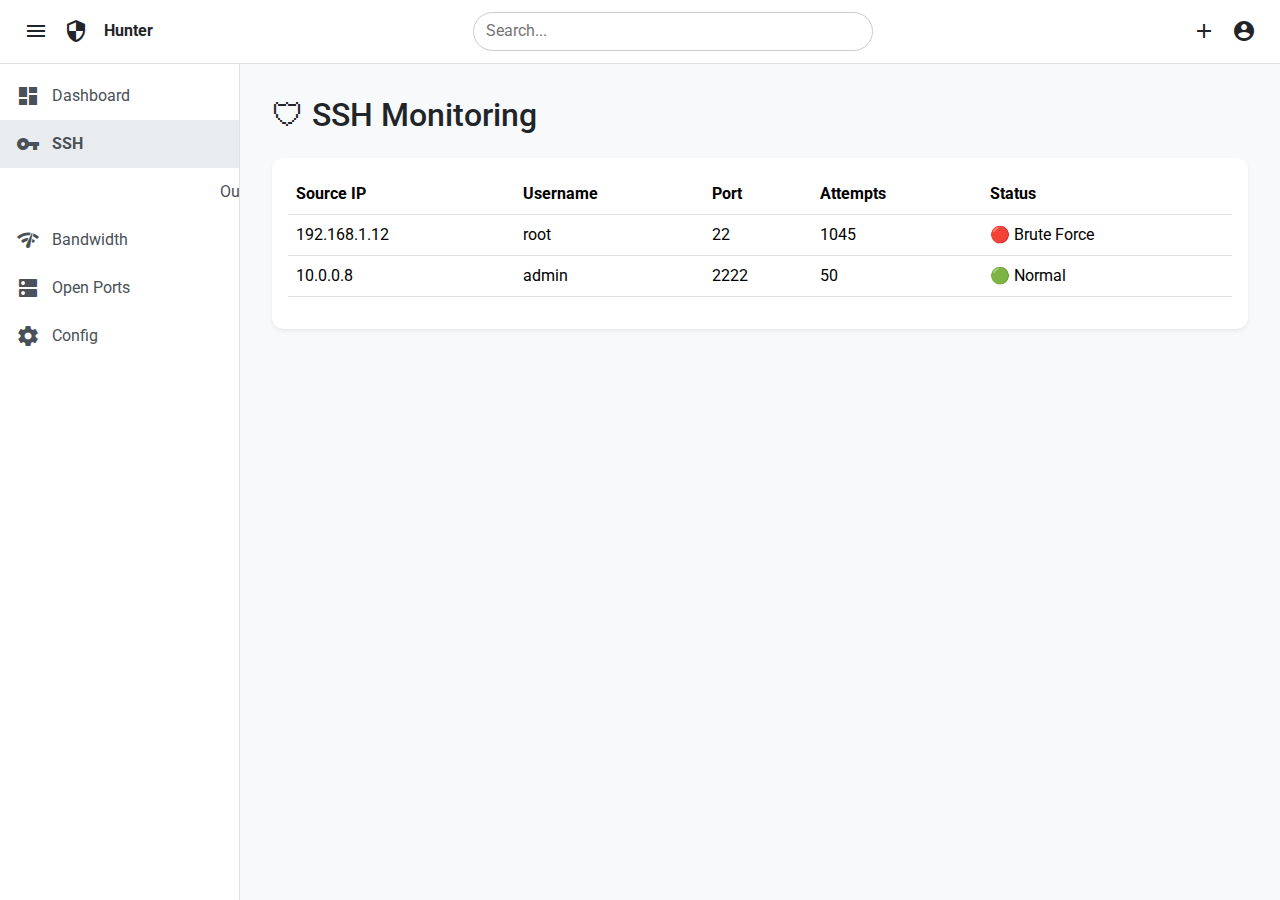
<file: src/main/resources/templates/ssh.html>
<!DOCTYPE html>
<html xmlns:th="http://www.thymeleaf.org" lang="en">
<head>
    <meta charset="UTF-8">
    <title>Hunter - SSH</title>
    <meta name="viewport" content="width=device-width, initial-scale=1">

    <!-- Bootstrap & Icons -->
    <link href="https://cdn.jsdelivr.net/npm/bootstrap@5.3.0/dist/css/bootstrap.min.css" rel="stylesheet">
    <link href="https://fonts.googleapis.com/icon?family=Material+Icons" rel="stylesheet">
    <link href="https://fonts.googleapis.com/css2?family=Roboto&display=swap" rel="stylesheet">

    <style>
        body {
            font-family: 'Roboto', sans-serif;
            overflow-x: hidden;
            background-color: #f8f9fa;
            margin: 0;
        }

        /* Top Bar */
        .topbar {
            position: sticky;
            top: 0;
            z-index: 1040;
            background-color: #fff;
            display: flex;
            align-items: center;
            justify-content: space-between;
            padding: 0.75rem 1.5rem;
            border-bottom: 1px solid #dee2e6;
        }

        .topbar .left-section {
            display: flex;
            align-items: center;
            gap: 1rem;
        }

        .topbar .material-icons {
            cursor: pointer;
        }

        .topbar .search-bar {
            flex-grow: 1;
            max-width: 400px;
            margin: 0 auto;
        }

        .topbar .search-bar input {
            width: 100%;
            padding: 0.4rem 0.75rem;
            border: 1px solid #ccc;
            border-radius: 1.5rem;
        }

        .topbar .right-section {
            display: flex;
            align-items: center;
            gap: 1rem;
        }

        /* Sidebar */
        .sidebar {
            position: fixed;
            top: 56px;
            left: 0;
            bottom: 0;
            width: 240px;
            background-color: #ffffff;
            border-right: 1px solid #dee2e6;
            transition: width 0.3s ease;
            overflow-x: hidden;
            z-index: 1030;
        }

        .sidebar.collapsed {
            width: 70px;
        }

        .sidebar .nav-link {
            color: #495057;
            padding: 0.75rem 1rem;
            display: flex;
            align-items: center;
        }

        .sidebar .nav-link:hover,
        .sidebar .nav-link.active {
            background-color: #e9ecef;
            font-weight: bold;
        }

        .sidebar .nav-link .material-icons {
            font-size: 24px;
            margin-right: 12px;
            transition: all 0.3s ease;
        }

        .link-text {
            white-space: nowrap;
        }

        .sidebar.collapsed .nav-link {
            justify-content: center;
            padding: 0.75rem 0;
        }

        .sidebar.collapsed .nav-link .material-icons {
            margin-right: 0;
        }

        .sidebar.collapsed .link-text {
            display: none;
        }

        /* Main content */
        .main {
            margin-left: 240px;
            transition: margin-left 0.3s ease;
            padding: 2rem;
        }

        .main.expanded {
            margin-left: 70px;
        }

        .card {
            border: none;
            border-radius: 0.75rem;
        }

        .table thead {
            background-color: #e9ecef;
        }
    </style>
</head>
<body>

<!-- Top Bar -->
<div class="topbar" id="topbar">
    <div class="left-section">
        <span class="material-icons" id="toggleSidebar">menu</span>
        <span class="material-icons">security</span>
        <span class="fw-bold">Hunter</span>
    </div>
    <div class="search-bar">
        <input type="text" placeholder="Search...">
    </div>
    <div class="right-section">
        <span class="material-icons">add</span>
        <span class="material-icons">account_circle</span>
    </div>
</div>

<!-- Sidebar -->
<nav id="sidebar" class="sidebar">
    <ul class="nav flex-column mt-3">
        <li class="nav-item">
            <a class="nav-link" href="/">
                <span class="material-icons">dashboard</span>
                <span class="link-text">Dashboard</span>
            </a>
            <a class="nav-link active" href="/ssh">
                <span class="material-icons">vpn_key</span>
                <span class="link-text">SSH</span>
            </a>
            <a class="nav-link" href="/outbound">
                <span class="material-icons">outbound</span>
                <span class="link-text">Outbound</span>
            </a>
            <a class="nav-link" href="/bandwidth">
                <span class="material-icons">network_check</span>
                <span class="link-text">Bandwidth</span>
            </a>
            <a class="nav-link" href="/openports">
                <span class="material-icons">dns</span>
                <span class="link-text">Open Ports</span>
            </a>
            <a class="nav-link" href="/config">
                <span class="material-icons">settings</span>
                <span class="link-text">Config</span>
            </a>
        </li>
    </ul>
</nav>

<!-- Main Content -->
<main id="mainContent" class="main">
    <h2 class="mb-4">🛡 SSH Monitoring</h2>

    <div class="card shadow-sm">
        <div class="card-body">
            <table class="table table-hover">
                <thead>
                <tr>
                    <th>Source IP</th>
                    <th>Username</th>
                    <th>Port</th>
                    <th>Attempts</th>
                    <th>Status</th>
                </tr>
                </thead>
                <tbody>
                <tr>
                    <td>192.168.1.12</td>
                    <td>root</td>
                    <td>22</td>
                    <td>1045</td>
                    <td>🔴 Brute Force</td>
                </tr>
                <tr>
                    <td>10.0.0.8</td>
                    <td>admin</td>
                    <td>2222</td>
                    <td>50</td>
                    <td>🟢 Normal</td>
                </tr>
                </tbody>
            </table>
        </div>
    </div>
</main>

<!-- JavaScript -->
<script>
    const sidebar = document.getElementById("sidebar");
    const mainContent = document.getElementById("mainContent");
    const toggleBtn = document.getElementById("toggleSidebar");
    const topbar = document.getElementById("topbar");

    toggleBtn.addEventListener("click", function () {
        sidebar.classList.toggle("collapsed");
        mainContent.classList.toggle("expanded");
    });

    document.addEventListener("click", function (event) {
        const isInsideSidebar = sidebar.contains(event.target);
        const isInsideTopbar = topbar.contains(event.target);
        const isSidebarCollapsed = sidebar.classList.contains("collapsed");

        if (!isInsideSidebar && !isInsideTopbar && !isSidebarCollapsed) {
            sidebar.classList.add("collapsed");
            mainContent.classList.add("expanded");
        }
    });
</script>

</body>
</html>
</file>
